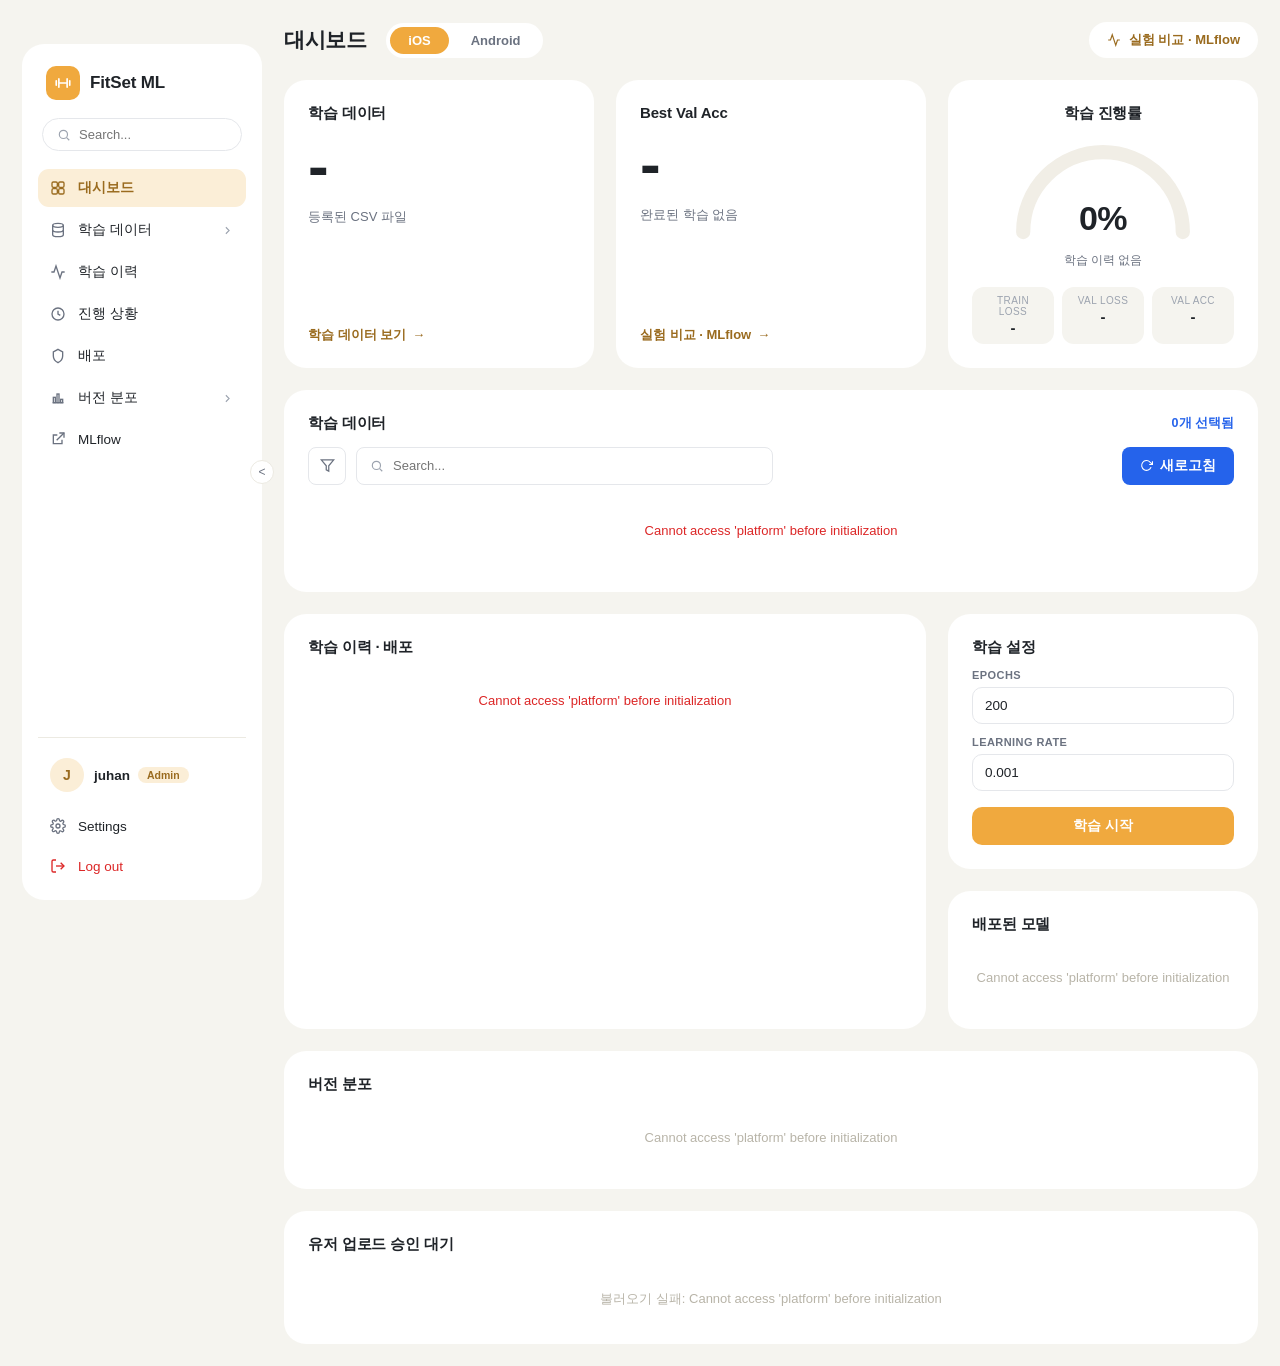
<file: static/index.html>
<!DOCTYPE html>
<html lang="ko">
<head>
  <meta charset="UTF-8" />
  <meta name="viewport" content="width=device-width, initial-scale=1.0" />
  <title>FitSet ML Dashboard</title>
  <style>
    * { box-sizing: border-box; margin: 0; padding: 0; }
    :root {
      --bg: #F5F4EF;            /* 크림 배경 (관리자 레이아웃 스펙) */
      --card: #ffffff;
      --line: #ECEAE2;
      --orange: #F0A93E;        /* 포인트 컬러 */
      --orange-deep: #9A6B1F;   /* 링크·강조 텍스트 */
      --orange-soft: #FBEED7;   /* 연오렌지 배경 */
      --blue: #2563EB;          /* 데이터 테이블 카드 프라이머리 (테이블 스펙) */
      --ink: #1F2328;
      --gray: #6B7280;
      --gray-light: #9CA3AF;
      --tline: #E5E7EB;         /* 테이블 구분선 */
      --green: #16A34A;
      --red: #DC2626;
    }
    body {
      font-family: "Inter", -apple-system, BlinkMacSystemFont, "Segoe UI", sans-serif;
      background: var(--bg); color: var(--ink); min-height: 100vh;
    }
    button { font-family: inherit; }

    /* ── 셸: 사이드바 + 메인 ── */
    #appView { display: block; }
    .shell { display: flex; min-height: 100vh; gap: 22px; padding: 22px; max-width: 1560px; margin: 0 auto; }

    /* ── 사이드바 ── */
    aside {
      width: 240px; flex-shrink: 0; background: var(--card); border-radius: 22px;
      display: flex; flex-direction: column; padding: 22px 16px 16px;
      position: sticky; top: 22px; height: calc(100vh - 44px); transition: width .18s;
      position: relative;
    }
    .shell.collapsed aside { width: 76px; }
    .shell.collapsed .side-label, .shell.collapsed .side-search, .shell.collapsed .profile-meta,
    .shell.collapsed .brand-name, .shell.collapsed .nav-chev, .shell.collapsed .role-pill { display: none; }
    .brand { display: flex; align-items: center; gap: 10px; padding: 0 8px 18px; }
    .brand-logo {
      width: 34px; height: 34px; border-radius: 10px; background: var(--orange);
      display: flex; align-items: center; justify-content: center; color: #fff; flex-shrink: 0;
    }
    .brand-logo svg { width: 18px; height: 18px; }
    .brand-name { font-size: 17px; font-weight: 800; letter-spacing: -.01em; }
    .side-search {
      display: flex; align-items: center; gap: 8px; border: 1px solid var(--tline);
      border-radius: 999px; padding: 8px 14px; margin: 0 4px 18px; color: var(--gray-light);
    }
    .side-search svg { width: 14px; height: 14px; flex-shrink: 0; }
    .side-search input { border: none; outline: none; font-size: 13px; width: 100%; background: transparent; color: var(--ink); }
    nav { display: flex; flex-direction: column; gap: 4px; }
    .nav-item {
      display: flex; align-items: center; gap: 12px; padding: 10px 12px; border-radius: 11px;
      font-size: 13.5px; font-weight: 500; color: var(--ink); cursor: pointer; border: none;
      background: transparent; text-align: left; width: 100%; text-decoration: none;
    }
    .nav-item:hover { background: var(--bg); }
    .nav-item.active { background: var(--orange-soft); color: var(--orange-deep); font-weight: 600; }
    .nav-item svg { width: 16px; height: 16px; flex-shrink: 0; color: var(--gray); }
    .nav-item.active svg { color: var(--orange-deep); }
    .nav-chev { margin-left: auto; color: var(--gray-light) !important; width: 13px !important; height: 13px !important; }
    .side-bottom { margin-top: auto; border-top: 1px solid var(--line); padding-top: 12px; display: flex; flex-direction: column; gap: 4px; }
    .profile { display: flex; align-items: center; gap: 10px; padding: 8px 12px 12px; }
    .avatar {
      width: 34px; height: 34px; border-radius: 50%; background: var(--orange-soft);
      color: var(--orange-deep); font-weight: 700; font-size: 14px;
      display: flex; align-items: center; justify-content: center; flex-shrink: 0;
    }
    .profile-meta { display: flex; align-items: center; gap: 8px; min-width: 0; }
    .profile-meta .name { font-size: 13.5px; font-weight: 600; white-space: nowrap; }
    .role-pill { font-size: 10.5px; font-weight: 600; background: var(--orange-soft); color: var(--orange-deep); border-radius: 999px; padding: 2px 9px; }
    .nav-item.logout { color: var(--red); }
    .nav-item.logout svg { color: var(--red); }
    .collapse-btn {
      position: absolute; right: -12px; top: 50%; transform: translateY(-50%);
      width: 24px; height: 24px; border-radius: 50%; border: 1px solid var(--line);
      background: var(--card); color: var(--gray); cursor: pointer; font-size: 12px; line-height: 1;
    }
    .collapse-btn:hover { color: var(--ink); }

    /* ── 메인 ── */
    main { flex: 1; min-width: 0; display: flex; flex-direction: column; gap: 22px; }
    .topbar { display: flex; align-items: center; gap: 16px; }
    .topbar h1 { font-size: 21px; font-weight: 800; letter-spacing: -.02em; margin-right: 4px; }
    .platform-tabs { display: flex; gap: 4px; background: var(--card); border-radius: 999px; padding: 4px; }
    .platform-tabs button {
      padding: 6px 18px; border-radius: 999px; border: none; background: transparent;
      color: var(--gray); cursor: pointer; font-size: 13px; font-weight: 600;
    }
    .platform-tabs button.active { background: var(--orange); color: #fff; }
    .mlflow-btn {
      margin-left: auto; display: flex; align-items: center; gap: 8px; padding: 9px 18px;
      border-radius: 999px; background: var(--card); color: var(--orange-deep);
      font-size: 13px; font-weight: 600; text-decoration: none;
    }
    .mlflow-btn:hover { background: #fffdf8; }
    .mlflow-btn svg { width: 14px; height: 14px; flex-shrink: 0; }

    .grid { display: grid; grid-template-columns: repeat(3, 1fr); gap: 22px; }
    .card { background: var(--card); border-radius: 22px; padding: 24px; min-width: 0; }
    .card h2 { font-size: 15px; font-weight: 700; letter-spacing: -.01em; }
    .card-head { display: flex; align-items: center; justify-content: space-between; margin-bottom: 16px; }
    .orange-link {
      display: inline-flex; align-items: center; gap: 6px; color: var(--orange-deep);
      font-size: 13px; font-weight: 600; text-decoration: none; margin-top: auto; cursor: pointer;
      background: none; border: none; padding: 0;
    }
    .orange-link:hover { text-decoration: underline; }
    .empty { color: #B8B4A8; font-size: 13px; text-align: center; padding: 20px 0; }

    /* ── KPI 카드 ── */
    .kpi { display: flex; flex-direction: column; gap: 10px; min-height: 210px; }
    .kpi .big {
      font-size: 62px; font-weight: 800; letter-spacing: -.03em; line-height: 1.05;
      display: flex; align-items: baseline; gap: 10px;
    }
    .kpi .big .arrow-up { color: var(--green); }
    .kpi .big .arrow-up svg { width: 26px; height: 26px; }
    .kpi .sub { font-size: 13px; color: var(--gray); }
    .kpi.center { align-items: center; text-align: center; }
    .gauge-wrap { position: relative; width: 190px; margin: 4px auto 0; }
    .gauge-wrap svg { display: block; width: 100%; }
    .gauge-num {
      position: absolute; left: 0; right: 0; bottom: 4px; font-size: 34px; font-weight: 800; letter-spacing: -.02em;
    }
    .gauge-status { font-size: 12px; color: var(--gray); min-height: 16px; }
    .metrics-grid { display: grid; grid-template-columns: repeat(3, 1fr); gap: 8px; width: 100%; margin-top: 8px; }
    .metric-box { background: var(--bg); border-radius: 12px; padding: 8px 10px; text-align: center; }
    .metric-box .lbl { font-size: 10px; color: var(--gray-light); text-transform: uppercase; letter-spacing: .04em; }
    .metric-box .val { font-size: 15px; font-weight: 700; margin-top: 2px; }

    /* ── 데이터 테이블 카드 (테이블 스펙: 회백/블루 계열) ── */
    .table-card { grid-column: 1 / -1; padding: 24px 24px 16px; }
    .table-toolbar { display: flex; align-items: center; gap: 10px; margin-bottom: 18px; }
    .icon-btn {
      width: 38px; height: 38px; border-radius: 8px; border: 1px solid var(--tline);
      background: #fff; color: var(--gray); cursor: pointer;
      display: flex; align-items: center; justify-content: center; flex-shrink: 0;
    }
    .icon-btn:hover { border-color: var(--gray-light); color: var(--ink); }
    .icon-btn svg { width: 15px; height: 15px; }
    .search-box {
      display: flex; align-items: center; gap: 9px; border: 1px solid var(--tline);
      border-radius: 8px; padding: 0 13px; height: 38px; width: 500px; max-width: 45%;
      color: var(--gray-light); background: #fff;
    }
    .search-box svg { width: 14px; height: 14px; flex-shrink: 0; }
    .search-box input { border: none; outline: none; font-size: 13px; width: 100%; color: var(--ink); background: transparent; }
    .class-filter {
      height: 38px; padding: 0 12px; background: #fff; border: 1px solid var(--tline);
      border-radius: 8px; color: var(--ink); font-size: 13px; outline: none; display: none;
    }
    .class-filter.open { display: block; }
    .select-count { font-size: 12.5px; color: var(--blue); font-weight: 600; margin-left: 4px; }
    .btn-blue {
      margin-left: auto; height: 38px; padding: 0 18px; border-radius: 8px; border: none;
      background: var(--blue); color: #fff; font-size: 13.5px; font-weight: 600; cursor: pointer;
      display: flex; align-items: center; gap: 7px;
    }
    .btn-blue:hover { background: #1D4ED8; }

    .table-wrap { position: relative; overflow-x: auto; }
    .data-table { width: 100%; border-collapse: collapse; }
    .data-table thead th {
      font-size: 12px; color: var(--gray); font-weight: 600; text-transform: uppercase;
      letter-spacing: .05em; text-align: left; padding: 10px 12px; border-bottom: 1px solid var(--tline);
      white-space: nowrap; user-select: none;
    }
    .data-table thead th.sortable { cursor: pointer; }
    .data-table thead th.sortable:hover { color: var(--ink); }
    .sort-ic { display: inline-block; margin-left: 4px; color: var(--gray-light); font-size: 10px; }
    th.sorted .sort-ic { color: var(--blue); }
    .data-table tbody td { padding: 20px 12px; border-bottom: 1px solid var(--tline); vertical-align: middle; }
    .data-table tbody tr { transition: background .1s; cursor: pointer; }
    .data-table tbody tr:hover { background: #F9FAFB; }
    .data-table tbody tr.selected { background: #EFF6FF; }
    .data-table input[type=checkbox] {
      appearance: none; width: 18px; height: 18px; border: 1.5px solid #D1D5DB; border-radius: 50%;
      cursor: pointer; position: relative; vertical-align: middle; background: #fff; flex-shrink: 0;
    }
    .data-table input[type=checkbox]:checked { background: var(--blue); border-color: var(--blue); }
    .data-table input[type=checkbox]:checked::after {
      content: ""; position: absolute; left: 5.5px; top: 2.5px; width: 4px; height: 8px;
      border: solid #fff; border-width: 0 2px 2px 0; transform: rotate(45deg);
    }
    .row-num { color: var(--gray-light); font-size: 13px; }
    .cell-name .nm { font-weight: 600; font-size: 14px; color: var(--ink); }
    .cell-name .id { font-size: 12px; color: var(--gray-light); margin-top: 3px; }
    .cell-desc { color: var(--gray); font-size: 13px; max-width: 260px;
      display: -webkit-box; -webkit-line-clamp: 2; -webkit-box-orient: vertical; overflow: hidden; }
    .pill { display: inline-block; font-size: 12px; font-weight: 600; border-radius: 999px; padding: 5px 12px; white-space: nowrap; }
    .pill.class  { background: #EDE9FE; color: #7C3AED; }   /* 종목: 연보라/보라 */
    .pill.trained{ background: #DCFCE7; color: #15803D; }   /* 학습됨: 연녹/녹 */
    .pill.idle   { background: #F3F4F6; color: #6B7280; }   /* 미학습: 연회/회 */
    .pill.pending{ background: #FCE7F3; color: #DC2626; }   /* 업로드 대기: 연분홍/빨강 */
    .cell-right { text-align: right; }
    .cell-right .v { font-size: 14px; font-weight: 500; }
    .cell-right .u { font-size: 11.5px; color: var(--gray-light); margin-top: 3px; }
    .stats-btn {
      width: 30px; height: 30px; border-radius: 8px; border: 1px solid var(--tline);
      background: #fff; color: var(--gray); cursor: pointer;
      display: inline-flex; align-items: center; justify-content: center;
    }
    .stats-btn:hover { border-color: var(--blue); color: var(--blue); }
    .stats-btn svg { width: 13px; height: 13px; }
    .table-fade {
      position: absolute; left: 0; right: 0; bottom: 0; height: 64px; pointer-events: none;
      background: linear-gradient(to bottom, rgba(255,255,255,0), #fff); display: none;
    }
    .table-fade.visible { display: block; }

    /* 페이지네이션 바 */
    .pagi { display: flex; align-items: center; gap: 14px; padding: 14px 4px 4px; font-size: 13px; color: var(--gray); }
    .pagi .range { margin-right: auto; }
    .pagi select {
      border: 1px solid var(--tline); border-radius: 8px; padding: 6px 8px; font-size: 13px;
      color: var(--ink); background: #fff; outline: none;
    }
    .pagi .pg-btn {
      width: 34px; height: 34px; border-radius: 8px; border: 1px solid var(--tline); background: #fff;
      color: var(--gray); cursor: pointer; font-size: 14px;
    }
    .pagi .pg-btn:hover:not(:disabled) { border-color: var(--gray-light); color: var(--ink); }
    .pagi .pg-btn:disabled { opacity: .35; cursor: default; }

    /* ── 학습 이력 ── */
    .runs-card { grid-column: 1 / 3; }
    .runs-table { width: 100%; border-collapse: collapse; font-size: 13px; }
    .runs-table th {
      text-align: left; color: var(--gray); font-weight: 600; padding: 9px 10px;
      border-bottom: 1px solid var(--tline); text-transform: uppercase; font-size: 11px; letter-spacing: .05em;
    }
    .runs-table td { padding: 12px 10px; border-bottom: 1px solid #F3F2EC; white-space: nowrap; }
    .runs-table tr:hover td { background: #FCFBF7; }
    .btn-deploy-row {
      padding: 4px 12px; font-size: 12px; border-radius: 999px; border: 1px solid var(--orange);
      background: transparent; color: var(--orange-deep); cursor: pointer; font-weight: 600;
    }
    .btn-deploy-row:hover { background: var(--orange-soft); }
    .pill.deployed { background: var(--orange-soft); color: var(--orange-deep); }
    .pill.best { background: #FEF3C7; color: #B45309; }
    .pill.failed { background: #FEE2E2; color: #DC2626; }

    /* ── 우측 스택: 학습 설정 / 배포된 모델 ── */
    .side-stack { display: flex; flex-direction: column; gap: 22px; }
    .form-group { display: flex; flex-direction: column; gap: 6px; }
    .form-group label { font-size: 11px; color: var(--gray); text-transform: uppercase; letter-spacing: .04em; font-weight: 600; }
    .form-group input {
      padding: 10px 12px; background: #fff; border: 1px solid var(--tline); border-radius: 10px;
      color: var(--ink); font-size: 13.5px; outline: none;
    }
    .form-group input:focus { border-color: var(--orange); }
    .btn {
      padding: 10px 16px; border-radius: 10px; border: none; cursor: pointer;
      font-size: 13.5px; font-weight: 600; transition: opacity .12s;
    }
    .btn:disabled { opacity: .35; cursor: default; }
    .btn-primary { background: var(--orange); color: #fff; }
    .btn-primary:hover:not(:disabled) { filter: brightness(.96); }
    .btn-secondary { background: #fff; border: 1px solid var(--tline); color: var(--gray); }
    .btn-secondary:hover:not(:disabled) { border-color: var(--gray-light); color: var(--ink); }
    .deployed-version { font-size: 34px; font-weight: 800; color: var(--orange-deep); letter-spacing: -.02em; }
    .deployed-url { font-size: 11px; color: var(--gray-light); word-break: break-all; margin-top: 6px; }

    /* ── 버전 분포: 오렌지 그라데이션 가로 막대 랭킹 ── */
    .version-card { grid-column: 1 / -1; }
    .dist-row { display: flex; align-items: center; gap: 12px; margin-bottom: 10px; }
    .dist-bar {
      height: 34px; border-radius: 9px; background: linear-gradient(90deg, #F0A93E, #F7CE85);
      display: flex; align-items: center; padding: 0 12px; min-width: 64px;
      color: #6b4a12; font-weight: 700; font-size: 12.5px; white-space: nowrap;
    }
    .dist-bar.latest { background: linear-gradient(90deg, #E08F13, #F0A93E); color: #fff; }
    .dist-num { color: var(--gray); font-size: 12.5px; white-space: nowrap; }
    .dist-caption { font-size: 12px; color: var(--gray-light); margin-top: 12px; }

    /* ── 파일 통계 모달 ── */
    .modal-backdrop { display: none; position: fixed; inset: 0; background: rgba(31,35,40,.4); z-index: 50; align-items: center; justify-content: center; }
    .modal-backdrop.visible { display: flex; }
    .modal {
      background: var(--card); border-radius: 20px; width: 500px; max-width: calc(100vw - 40px);
      max-height: calc(100vh - 80px); overflow-y: auto; padding: 26px;
    }
    .modal-head { display: flex; align-items: flex-start; gap: 10px; margin-bottom: 4px; }
    .modal-head h3 { font-size: 15px; font-weight: 700; word-break: break-all; flex: 1; }
    .modal-close { background: none; border: none; color: var(--gray-light); font-size: 18px; cursor: pointer; line-height: 1; padding: 2px; }
    .modal-close:hover { color: var(--ink); }
    .modal-sub { font-size: 12px; color: var(--gray); margin-bottom: 16px; }
    .modal-sub .warn { color: #B45309; }
    .stats-table { width: 100%; border-collapse: collapse; font-size: 13px; }
    .stats-table th {
      text-align: right; color: var(--gray); font-weight: 600; padding: 8px; border-bottom: 1px solid var(--tline);
      text-transform: uppercase; font-size: 10.5px; letter-spacing: .05em;
    }
    .stats-table th:first-child, .stats-table td:first-child { text-align: left; }
    .stats-table td { padding: 8px; border-bottom: 1px solid #F3F2EC; text-align: right; font-variant-numeric: tabular-nums; }
    .stats-table td:first-child { font-weight: 600; }
  </style>
</head>
<body>

<!-- 메인 앱 — 접근 제어는 서버 Basic 인증(브라우저 팝업)이 담당, 클라 잠금 화면은 폐기 -->
<div id="appView">
<div class="shell" id="shell">

  <!-- 사이드바 -->
  <aside>
    <div class="brand">
      <div class="brand-logo">
        <svg viewBox="0 0 24 24" fill="none" stroke="currentColor" stroke-width="2.2" stroke-linecap="round"><path d="M6.5 6.5v11M17.5 6.5v11M3 9v6M21 9v6M6.5 12h11"/></svg>
      </div>
      <span class="brand-name">FitSet ML</span>
    </div>
    <div class="side-search">
      <svg viewBox="0 0 24 24" fill="none" stroke="currentColor" stroke-width="2"><circle cx="11" cy="11" r="7"/><line x1="21" y1="21" x2="16.5" y2="16.5"/></svg>
      <input placeholder="Search..." oninput="sideSearch(this.value)" />
    </div>
    <nav>
      <a class="nav-item active" href="#" onclick="navTo(event, this, 'top')">
        <svg viewBox="0 0 24 24" fill="none" stroke="currentColor" stroke-width="2"><rect x="3" y="3" width="8" height="8" rx="2"/><rect x="13" y="3" width="8" height="8" rx="2"/><rect x="3" y="13" width="8" height="8" rx="2"/><rect x="13" y="13" width="8" height="8" rx="2"/></svg>
        <span class="side-label">대시보드</span>
      </a>
      <a class="nav-item" href="#" onclick="navTo(event, this, 'dataSection')">
        <svg viewBox="0 0 24 24" fill="none" stroke="currentColor" stroke-width="2"><ellipse cx="12" cy="5" rx="8" ry="3"/><path d="M4 5v14c0 1.7 3.6 3 8 3s8-1.3 8-3V5"/><path d="M4 12c0 1.7 3.6 3 8 3s8-1.3 8-3"/></svg>
        <span class="side-label">학습 데이터</span>
        <svg class="nav-chev" viewBox="0 0 24 24" fill="none" stroke="currentColor" stroke-width="2"><polyline points="9 6 15 12 9 18"/></svg>
      </a>
      <a class="nav-item" href="#" onclick="navTo(event, this, 'runsSection')">
        <svg viewBox="0 0 24 24" fill="none" stroke="currentColor" stroke-width="2"><polyline points="22 12 18 12 15 21 9 3 6 12 2 12"/></svg>
        <span class="side-label">학습 이력</span>
      </a>
      <a class="nav-item" href="#" onclick="navTo(event, this, 'progressCard')">
        <svg viewBox="0 0 24 24" fill="none" stroke="currentColor" stroke-width="2"><circle cx="12" cy="12" r="9"/><polyline points="12 7 12 12 15.5 14"/></svg>
        <span class="side-label">진행 상황</span>
      </a>
      <a class="nav-item" href="#" onclick="navTo(event, this, 'deploySection')">
        <svg viewBox="0 0 24 24" fill="none" stroke="currentColor" stroke-width="2"><path d="M12 2 19 6v6c0 5-3 8-7 10-4-2-7-5-7-10V6z"/></svg>
        <span class="side-label">배포</span>
      </a>
      <a class="nav-item" href="#" onclick="navTo(event, this, 'versionSection')">
        <svg viewBox="0 0 24 24" fill="none" stroke="currentColor" stroke-width="2"><line x1="4" y1="19" x2="20" y2="19"/><rect x="5" y="11" width="3" height="8"/><rect x="10.5" y="6" width="3" height="13"/><rect x="16" y="14" width="3" height="5"/></svg>
        <span class="side-label">버전 분포</span>
        <svg class="nav-chev" viewBox="0 0 24 24" fill="none" stroke="currentColor" stroke-width="2"><polyline points="9 6 15 12 9 18"/></svg>
      </a>
      <a class="nav-item" href="#" id="navMlflow" target="_blank">
        <svg viewBox="0 0 24 24" fill="none" stroke="currentColor" stroke-width="2"><path d="M18 13v6H5V6h6"/><polyline points="14 3 21 3 21 10"/><line x1="10" y1="14" x2="21" y2="3"/></svg>
        <span class="side-label">MLflow</span>
      </a>
    </nav>
    <div class="side-bottom">
      <div class="profile">
        <div class="avatar">J</div>
        <div class="profile-meta">
          <span class="name">juhan</span>
          <span class="role-pill">Admin</span>
        </div>
      </div>
      <a class="nav-item" href="#" onclick="navTo(event, this, 'settingsSection')">
        <svg viewBox="0 0 24 24" fill="none" stroke="currentColor" stroke-width="2"><circle cx="12" cy="12" r="3"/><path d="M19.4 15a1.7 1.7 0 0 0 .3 1.9l.1.1a2 2 0 1 1-2.8 2.8l-.1-.1a1.7 1.7 0 0 0-1.9-.3 1.7 1.7 0 0 0-1 1.5V21a2 2 0 1 1-4 0v-.1a1.7 1.7 0 0 0-1-1.6 1.7 1.7 0 0 0-1.9.3l-.1.1a2 2 0 1 1-2.8-2.8l.1-.1a1.7 1.7 0 0 0 .3-1.9 1.7 1.7 0 0 0-1.5-1H3a2 2 0 1 1 0-4h.1a1.7 1.7 0 0 0 1.6-1 1.7 1.7 0 0 0-.3-1.9l-.1-.1a2 2 0 1 1 2.8-2.8l.1.1a1.7 1.7 0 0 0 1.9.3h0a1.7 1.7 0 0 0 1-1.5V3a2 2 0 1 1 4 0v.1a1.7 1.7 0 0 0 1 1.5 1.7 1.7 0 0 0 1.9-.3l.1-.1a2 2 0 1 1 2.8 2.8l-.1.1a1.7 1.7 0 0 0-.3 1.9v0a1.7 1.7 0 0 0 1.5 1H21a2 2 0 1 1 0 4h-.1a1.7 1.7 0 0 0-1.5 1z"/></svg>
        <span class="side-label">Settings</span>
      </a>
      <button class="nav-item logout" onclick="location.reload()">
        <svg viewBox="0 0 24 24" fill="none" stroke="currentColor" stroke-width="2"><path d="M9 21H5a2 2 0 0 1-2-2V5a2 2 0 0 1 2-2h4"/><polyline points="16 17 21 12 16 7"/><line x1="21" y1="12" x2="9" y2="12"/></svg>
        <span class="side-label">Log out</span>
      </button>
    </div>
    <button class="collapse-btn" onclick="toggleSidebar()" id="collapseBtn">&lt;</button>
  </aside>

  <!-- 메인 -->
  <main id="top">
    <div class="topbar">
      <h1>대시보드</h1>
      <div class="platform-tabs">
        <button class="active" onclick="setPlatform('ios')">iOS</button>
        <button onclick="setPlatform('android')">Android</button>
      </div>
      <a class="mlflow-btn" id="mlflowHomeBtn" href="#" target="_blank">
        <svg viewBox="0 0 24 24" fill="none" stroke="currentColor" stroke-width="2"><polyline points="22 12 18 12 15 21 9 3 6 12 2 12"/></svg>
        실험 비교 · MLflow
      </a>
    </div>

    <div class="grid">

      <!-- 1행: KPI ─────────────────────────────────────── -->
      <section class="card kpi">
        <h2>학습 데이터</h2>
        <div class="big" id="kpiFileCount">-</div>
        <div class="sub" id="kpiFileSub">등록된 CSV 파일</div>
        <button class="orange-link" onclick="document.getElementById('dataSection').scrollIntoView({behavior:'smooth'})">학습 데이터 보기 <span>&rarr;</span></button>
      </section>

      <section class="card kpi">
        <h2>Best Val Acc</h2>
        <div class="big"><span id="kpiBestAcc">-</span>
          <span class="arrow-up" id="kpiAccArrow" style="display:none">
            <svg viewBox="0 0 24 24" fill="none" stroke="currentColor" stroke-width="2.5"><line x1="12" y1="19" x2="12" y2="5"/><polyline points="5 12 12 5 19 12"/></svg>
          </span>
        </div>
        <div class="sub" id="kpiAccSub">완료된 학습 없음</div>
        <a class="orange-link" id="kpiMlflowLink" href="#" target="_blank">실험 비교 · MLflow <span>&rarr;</span></a>
      </section>

      <!-- 진행 상황: 반원 게이지 -->
      <section class="card kpi center" id="progressCard">
        <h2>학습 진행률</h2>
        <div class="gauge-wrap">
          <svg viewBox="0 0 200 110">
            <path d="M 16 100 A 84 84 0 0 1 184 100" fill="none" stroke="#F1EEE6" stroke-width="15" stroke-linecap="round"/>
            <path d="M 16 100 A 84 84 0 0 1 184 100" fill="none" stroke="#F0A93E" stroke-width="15" stroke-linecap="round"
                  id="gaugeFill" stroke-dasharray="264" stroke-dashoffset="264"/>
          </svg>
          <div class="gauge-num" id="gaugeNum">0%</div>
        </div>
        <div class="gauge-status" id="progressLabel">학습 이력 없음</div>
        <div class="metrics-grid" id="metricsGrid">
          <div class="metric-box"><div class="lbl">Train Loss</div><div class="val">-</div></div>
          <div class="metric-box"><div class="lbl">Val Loss</div><div class="val">-</div></div>
          <div class="metric-box"><div class="lbl">Val Acc</div><div class="val">-</div></div>
        </div>
        <a class="orange-link" id="mlflowRunLink" href="#" target="_blank" style="display:none">MLflow에서 이 run 보기 <span>&rarr;</span></a>
      </section>

      <!-- 2행: 학습 데이터 테이블 (테이블 카드 스펙) ─────── -->
      <section class="card table-card" id="dataSection">
        <div class="card-head" style="margin-bottom:14px">
          <h2>학습 데이터</h2>
          <span class="select-count" id="selectCount">0개 선택됨</span>
        </div>
        <div class="table-toolbar">
          <button class="icon-btn" title="종목 필터" onclick="toggleClassFilter()">
            <svg viewBox="0 0 24 24" fill="none" stroke="currentColor" stroke-width="2"><polygon points="22 3 2 3 10 12.5 10 19 14 21 14 12.5 22 3"/></svg>
          </button>
          <select class="class-filter" id="classFilter" onchange="filterChanged()">
            <option value="">전체 종목</option>
          </select>
          <div class="search-box">
            <svg viewBox="0 0 24 24" fill="none" stroke="currentColor" stroke-width="2"><circle cx="11" cy="11" r="7"/><line x1="21" y1="21" x2="16.5" y2="16.5"/></svg>
            <input id="searchInput" placeholder="Search..." oninput="filterChanged()" />
          </div>
          <button class="btn-blue" onclick="loadFiles()">
            <svg viewBox="0 0 24 24" fill="none" stroke="currentColor" stroke-width="2" style="width:13px;height:13px"><polyline points="23 4 23 10 17 10"/><path d="M20.5 15a9 9 0 1 1-2-9.4L23 10"/></svg>
            새로고침
          </button>
        </div>
        <div class="table-wrap">
          <div id="fileList"><p class="empty">로딩 중...</p></div>
          <div class="table-fade" id="tableFade"></div>
        </div>
        <div class="pagi" id="pagiBar"></div>
      </section>

      <!-- 3행: 학습 이력(넓게) + 설정/배포 스택 ─────────── -->
      <section class="card runs-card" id="runsSection">
        <div class="card-head"><h2>학습 이력 · 배포</h2></div>
        <div style="overflow-x:auto" id="runsBox"><p class="empty">로딩 중...</p></div>
      </section>

      <div class="side-stack">
        <section class="card" id="settingsSection" style="display:flex;flex-direction:column;gap:12px">
          <h2>학습 설정</h2>
          <div class="form-group">
            <label>Epochs</label>
            <input type="number" id="epochs" value="200" min="1" max="1000" />
          </div>
          <div class="form-group">
            <label>Learning Rate</label>
            <input type="text" id="lr" value="0.001" />
          </div>
          <div style="display:flex;gap:8px;margin-top:4px">
            <button class="btn btn-primary" id="trainBtn" onclick="startTrain()" style="flex:1">학습 시작</button>
          </div>
        </section>

        <section class="card" id="deploySection">
          <div class="card-head"><h2>배포된 모델</h2></div>
          <div id="modelInfo"><p class="empty">로딩 중...</p></div>
          <button class="btn btn-primary" id="deployBtn" onclick="deployModel()" style="width:100%;margin-top:14px;display:none">이 버전 배포</button>
        </section>
      </div>

      <!-- 4행: 버전 분포(가로 막대 랭킹) ─────────────────── -->
      <section class="card version-card" id="versionSection">
        <div class="card-head"><h2>버전 분포</h2></div>
        <div id="versionStats"><p class="empty">로딩 중...</p></div>
      </section>

      <!-- 5행: 유저 업로드 승인 대기 — 승인/반려는 서버 구현 중(501) ── -->
      <section class="card table-card" id="uploadsSection">
        <div class="card-head"><h2>유저 업로드 승인 대기</h2></div>
        <div id="uploadsList"><p class="empty">로딩 중...</p></div>
      </section>

    </div>
  </main>
</div>
</div>

<!-- 파일 통계 모달 -->
<div class="modal-backdrop" id="statsModal" onclick="if(event.target===this)closeStats()">
  <div class="modal">
    <div class="modal-head">
      <h3 id="statsTitle"></h3>
      <button class="modal-close" onclick="closeStats()">✕</button>
    </div>
    <div class="modal-sub" id="statsSub"></div>
    <div id="statsBody"></div>
  </div>
</div>

<script>
// 대시보드와 같은 오리진의 /mlflow 경로를 가리킨다. ALB가 이 경로를 MLflow 컨테이너로 넘긴다.
const MLFLOW = location.origin + '/mlflow';
document.getElementById('mlflowHomeBtn').href = MLFLOW + '/';
document.getElementById('navMlflow').href = MLFLOW + '/';
document.getElementById('kpiMlflowLink').href = MLFLOW + '/';
// 서버 Basic 인증(정적 파일 미들웨어)을 통과했으면 바로 로드한다.
// 같은 realm이라 이후 /api/admin/* fetch에도 브라우저가 크리덴셜을 자동으로 실어 보낸다.
loadFiles();
loadModelInfo();
loadRuns();
loadVersionStats();
loadUploads();

// ── 유저 업로드 승인 대기 ──────────────────────────────────────────────
async function loadUploads() {
  const el = document.getElementById('uploadsList');
  try {
    const { data } = await api('GET', '/uploads?status=pending');
    if (!data.uploads.length) { el.innerHTML = '<p class="empty">승인 대기 업로드가 없습니다.</p>'; return; }
    el.innerHTML = '<table class="data-table"><thead><tr>' +
      '<th>파일명</th><th>종목</th><th>유저</th><th>기기</th><th>수집 시각</th><th>업로드</th><th></th>' +
      '</tr></thead><tbody>' + data.uploads.map(u => `<tr>
        <td>${u.filename}</td><td>${u.class}</td><td>${u.userId}</td><td>${u.deviceId}</td>
        <td>${new Date(u.collectedAt).toLocaleString()}</td>
        <td>${u.uploaded ? '완료' : '대기'}</td>
        <td style="white-space:nowrap">
          <button class="btn-deploy-row" onclick="decideUpload('${u.filename}','approve')">승인</button>
          <button class="btn-deploy-row" style="color:#ef4444" onclick="decideUpload('${u.filename}','reject')">반려</button>
        </td></tr>`).join('') + '</tbody></table>';
  } catch (e) {
    el.innerHTML = `<p class="empty">불러오기 실패: ${e.message}</p>`;
  }
}

async function decideUpload(filename, action) {
  try {
    await api('POST', `/uploads/${encodeURIComponent(filename)}/${action}`);
    loadUploads();
  } catch (e) {
    // 승격 처리 서버 로직 구현 전에는 501이 온다 — 상태로 구분해 안내
    alert(e.status === 501 ? '승격 처리는 서버 구현 중입니다 (인터페이스만 준비됨).' : `실패: ${e.message}`);
  }
}

// ── 사이드바 ───────────────────────────────────────────────────────────
function toggleSidebar() {
  const c = document.getElementById('shell').classList.toggle('collapsed');
  document.getElementById('collapseBtn').textContent = c ? '>' : '<';
}
function navTo(event, el, id) {
  event.preventDefault();
  document.querySelectorAll('nav .nav-item').forEach(n => n.classList.remove('active'));
  el.classList.add('active');
  document.getElementById(id).scrollIntoView({ behavior: 'smooth' });
}
function sideSearch(q) {
  // 사이드바 검색 = 테이블 검색과 동일한 상태를 공유
  document.getElementById('searchInput').value = q;
  filterChanged();
  if (q) document.getElementById('dataSection').scrollIntoView({ behavior: 'smooth' });
}

let platform = 'ios';
let selectedFiles = new Set();
let pollTimer = null;
let currentJobId = null;
let lastVersion = null;
let deployedVersion = null;   // 현재 배포 버전 (loadModelInfo가 채움 — 이력 테이블 배지용)
let runsData = [];            // GET /runs 결과 캐시 (배포 버전 갱신 시 재렌더용)
let bestRunId = null;

function setPlatform(p) {
  platform = p;
  document.querySelectorAll('.platform-tabs button').forEach(b =>
    b.classList.toggle('active', b.textContent.toLowerCase() === p));
  selectedFiles.clear();
  page = 1;
  clearPoll();
  loadFiles();
  loadModelInfo();
  loadRuns();
  loadVersionStats();
  loadUploads();
}

async function api(method, path, body) {
  const res = await fetch(`/api/admin/v1/${platform}${path}`, {
    method,
    headers: body ? { 'Content-Type': 'application/json' } : {},
    body: body ? JSON.stringify(body) : undefined,
  });
  const data = await res.json();
  if (!res.ok) {
    // 실패 봉투 {traceId, error: {code, message}} — 상태코드는 err.status로 별도 전달
    const err = new Error(data.error?.message || data.detail || JSON.stringify(data));
    err.status = res.status;
    throw err;
  }
  return data;
}

// ── 학습 데이터 테이블 ─────────────────────────────────────────────────
let allFiles = [];
let page = 1;
let rowsPerPage = 10;
let sortKey = null;      // 'filename' | 'class' | 'collectedAt'
let sortDir = 1;         // 1 asc, -1 desc

async function loadFiles() {
  const el = document.getElementById('fileList');
  el.innerHTML = '<p class="empty">로딩 중...</p>';
  try {
    const { data } = await api('GET', '/data');
    allFiles = data.files;
    rebuildClassFilter();
    renderFiles();
    renderKpis();
  } catch(e) { el.innerHTML = `<p class="empty" style="color:#DC2626">${e.message}</p>`; }
}

// 데이터에 실제로 존재하는 종목으로 필터 옵션을 구성(현재 선택은 유지, 사라진 종목이면 전체로 복귀)
function rebuildClassFilter() {
  const sel = document.getElementById('classFilter');
  const prev = sel.value;
  const classes = [...new Set(allFiles.map(f => f.class))].sort();
  sel.innerHTML = '<option value="">전체 종목</option>' +
    classes.map(c => `<option value="${c}">${c}</option>`).join('');
  sel.value = classes.includes(prev) ? prev : '';
}

function toggleClassFilter() { document.getElementById('classFilter').classList.toggle('open'); }
function filterChanged() { page = 1; renderFiles(); }

// 현재 필터·검색·정렬이 적용된 목록 (페이지네이션 이전)
function visibleFiles() {
  const filter = document.getElementById('classFilter').value;
  const q = document.getElementById('searchInput').value.trim().toLowerCase();
  let files = allFiles
    .filter(f => !filter || f.class === filter)
    .filter(f => !q || f.filename.toLowerCase().includes(q) || (f.deviceId ?? '').toLowerCase().includes(q));
  if (sortKey) {
    files = [...files].sort((a, b) => sortDir * String(a[sortKey] ?? '').localeCompare(String(b[sortKey] ?? '')));
  } else {
    files = [...files].sort((a, b) => a.class.localeCompare(b.class) || a.filename.localeCompare(b.filename));
  }
  return files;
}

function setSort(key) {
  if (sortKey === key) { sortDir = -sortDir; } else { sortKey = key; sortDir = 1; }
  renderFiles();
}

function fmtDate(iso) {
  if (!iso) return '-';
  const d = new Date(iso);
  if (isNaN(d)) return iso;
  return d.toLocaleString('ko-KR', { year: '2-digit', month: '2-digit', day: '2-digit', hour: '2-digit', minute: '2-digit' });
}

function statusPill(f) {
  if (f.uploaded === false) return '<span class="pill pending">업로드 대기</span>';
  if (f.trainedInVersion)   return `<span class="pill trained">${f.trainedInVersion} 학습됨</span>`;
  return '<span class="pill idle">미학습</span>';
}

function sortIc(key) {
  if (sortKey !== key) return '<span class="sort-ic">↕</span>';
  return `<span class="sort-ic">${sortDir === 1 ? '▲' : '▼'}</span>`;
}

function renderFiles() {
  const el = document.getElementById('fileList');
  const files = visibleFiles();
  const pages = Math.max(1, Math.ceil(files.length / rowsPerPage));
  if (page > pages) page = pages;
  const start = (page - 1) * rowsPerPage;
  const slice = files.slice(start, start + rowsPerPage);

  if (!files.length) {
    el.innerHTML = '<p class="empty">CSV 파일이 없습니다</p>';
    document.getElementById('tableFade').classList.remove('visible');
    document.getElementById('pagiBar').innerHTML = '';
    updateSelectCount();
    return;
  }

  el.innerHTML = `
    <table class="data-table">
      <thead><tr>
        <th style="width:36px"><input type="checkbox" id="selectAll" onclick="toggleSelectAll(this.checked)" /></th>
        <th style="width:44px">#</th>
        <th class="sortable ${sortKey==='filename'?'sorted':''}" onclick="setSort('filename')">파일명 ${sortIc('filename')}</th>
        <th class="sortable ${sortKey==='class'?'sorted':''}" onclick="setSort('class')">종목 ${sortIc('class')}</th>
        <th>상태</th>
        <th class="sortable cell-right ${sortKey==='collectedAt'?'sorted':''}" onclick="setSort('collectedAt')" style="text-align:right">수집일시 ${sortIc('collectedAt')}</th>
        <th style="width:52px;text-align:center">통계</th>
      </tr></thead>
      <tbody>
        ${slice.map((f, i) => `
        <tr class="${selectedFiles.has(f.filename) ? 'selected' : ''}" onclick="toggleFile(this,'${f.filename}')">
          <td><input type="checkbox" ${selectedFiles.has(f.filename) ? 'checked' : ''}
                onclick="event.stopPropagation();toggleFile(this.closest('tr'),'${f.filename}')"/></td>
          <td class="row-num">${start + i + 1}</td>
          <td class="cell-name"><div class="nm">${f.filename}</div><div class="id">${f.deviceId ?? '-'}</div></td>
          <td><span class="pill class">${f.class}</span></td>
          <td>${statusPill(f)}</td>
          <td class="cell-right"><div class="v">${fmtDate(f.collectedAt)}</div></td>
          <td style="text-align:center">
            <button class="stats-btn" title="센서 통계 보기" onclick="event.stopPropagation();openStats('${f.filename}')">
              <svg viewBox="0 0 24 24" fill="none" stroke="currentColor" stroke-width="2"><line x1="18" y1="20" x2="18" y2="10"/><line x1="12" y1="20" x2="12" y2="4"/><line x1="6" y1="20" x2="6" y2="14"/></svg>
            </button>
          </td>
        </tr>`).join('')}
      </tbody>
    </table>`;

  // 마지막 페이지가 아니면 아래로 페이드아웃(다음 페이지가 이어지는 느낌)
  document.getElementById('tableFade').classList.toggle('visible', page < pages);

  document.getElementById('pagiBar').innerHTML = `
    <span class="range">${start + 1}-${start + slice.length} of ${files.length}</span>
    <span>Rows per page:</span>
    <select onchange="rowsPerPage=parseInt(this.value);page=1;renderFiles()">
      ${[10, 25, 50].map(n => `<option value="${n}" ${n === rowsPerPage ? 'selected' : ''}>${n}</option>`).join('')}
    </select>
    <button class="pg-btn" onclick="page--;renderFiles()" ${page <= 1 ? 'disabled' : ''}>‹</button>
    <button class="pg-btn" onclick="page++;renderFiles()" ${page >= pages ? 'disabled' : ''}>›</button>
    <span>${page}/${pages}</span>`;

  updateSelectCount();
}

function toggleFile(el, name) {
  if (selectedFiles.has(name)) { selectedFiles.delete(name); el.classList.remove('selected'); el.querySelector('input').checked = false; }
  else { selectedFiles.add(name); el.classList.add('selected'); el.querySelector('input').checked = true; }
  updateSelectCount();
}

// 전체선택: 현재 필터·검색으로 보이는 파일들(모든 페이지)을 선택/해제
// 업로드 대기(uploaded=false)는 S3에 실물이 없어 학습이 400으로 막히므로 제외한다.
function toggleSelectAll(checked) {
  selectableFiles().forEach(f =>
    checked ? selectedFiles.add(f.filename) : selectedFiles.delete(f.filename));
  renderFiles();
}

// 보이는 파일 중 학습에 넣을 수 있는 것만
function selectableFiles() {
  return visibleFiles().filter(f => f.uploaded !== false);
}

function updateSelectCount() {
  document.getElementById('selectCount').textContent = `${selectedFiles.size}개 선택됨`;
  const files = selectableFiles();
  const all = document.getElementById('selectAll');
  if (all) all.checked = files.length > 0 && files.every(f => selectedFiles.has(f.filename));
}

// ── KPI ────────────────────────────────────────────────────────────────
function renderKpis() {
  document.getElementById('kpiFileCount').textContent = allFiles.length;
  const untrained = allFiles.filter(f => !f.trainedInVersion).length;
  document.getElementById('kpiFileSub').textContent = `등록된 CSV 파일 · 미학습 ${untrained}개`;
}

function renderBestAcc() {
  const done = runsData.filter(r => r.status === 'FINISHED' && r.metrics.valAccuracy != null);
  if (!done.length) {
    document.getElementById('kpiBestAcc').textContent = '-';
    document.getElementById('kpiAccArrow').style.display = 'none';
    document.getElementById('kpiAccSub').textContent = '완료된 학습 없음';
    return;
  }
  const best = Math.max(...done.map(r => r.metrics.valAccuracy));
  document.getElementById('kpiBestAcc').textContent = (best * 100).toFixed(1) + '%';
  document.getElementById('kpiAccArrow').style.display = 'inline-flex';
  document.getElementById('kpiAccSub').textContent = `완료된 학습 ${done.length}회 중 최고 검증 정확도`;
}

// ── 학습 ───────────────────────────────────────────────────────────────
async function startTrain() {
  if (!selectedFiles.size) { alert('파일을 1개 이상 선택하세요'); return; }
  const btn = document.getElementById('trainBtn');
  btn.disabled = true;
  try {
    const { data } = await api('POST', '/train', {
      files: [...selectedFiles],
      epochs: parseInt(document.getElementById('epochs').value),
      lr: parseFloat(document.getElementById('lr').value),
    });
    currentJobId = data.jobId;
    lastVersion = data.version;
    showProgress(data.version, data.totalEpochs);
    pollStatus();
  } catch(e) { alert(e.message); btn.disabled = false; }
}

const GAUGE_LEN = 264;   // 반원 호 길이 (stroke-dasharray 기준)
function setGauge(pct) {
  document.getElementById('gaugeFill').setAttribute('stroke-dashoffset', GAUGE_LEN * (1 - pct / 100));
  document.getElementById('gaugeNum').textContent = pct + '%';
}

function showProgress(version, total) {
  setGauge(0);
  document.getElementById('progressLabel').innerHTML = `<b>${version}</b> 학습 중...`;
  document.getElementById('metricsGrid').innerHTML = [
    ['Train Loss', '-'], ['Val Loss', '-'], ['Val Acc', '-'],
  ].map(([l,v]) => `<div class="metric-box"><div class="lbl">${l}</div><div class="val">${v}</div></div>`).join('');
  document.getElementById('mlflowRunLink').style.display = 'none';
}

function pollStatus() {
  clearPoll();
  pollTimer = setInterval(async () => {
    try {
      const { data } = await api('GET', `/train/status?jobId=${currentJobId}`);
      const { status, experimentId, epoch, totalEpochs, trainLoss, valLoss, valAccuracy } = data;
      const pct = totalEpochs ? Math.round((epoch / totalEpochs) * 100) : 0;
      setGauge(pct);
      document.getElementById('progressLabel').innerHTML =
        `<b>${lastVersion}</b> ${status === 'running' ? `epoch ${epoch}/${totalEpochs}` : status}`;
      document.getElementById('metricsGrid').innerHTML = [
        ['Train Loss', trainLoss?.toFixed(4) ?? '-'],
        ['Val Loss',   valLoss?.toFixed(4)   ?? '-'],
        ['Val Acc',    valAccuracy ? (valAccuracy * 100).toFixed(1) + '%' : '-'],
      ].map(([l,v]) => `<div class="metric-box"><div class="lbl">${l}</div><div class="val">${v}</div></div>`).join('');

      const link = document.getElementById('mlflowRunLink');
      // MLflow 3.x run URL: /#/experiments/{experimentId}/runs/{runId}
      link.href = experimentId
        ? `${MLFLOW}/#/experiments/${experimentId}/runs/${currentJobId}`
        : `${MLFLOW}/#/experiments/0/runs/${currentJobId}`;
      link.style.display = 'inline-flex';

      if (status === 'completed' || status === 'failed') {
        clearPoll();
        document.getElementById('trainBtn').disabled = false;
        loadRuns();
        if (status === 'completed') {
          document.getElementById('deployBtn').dataset.version = lastVersion;
          document.getElementById('deployBtn').style.removeProperty('display');
          loadFiles();
        }
      }
    } catch(e) { console.error(e); }
  }, 3000);
}
function clearPoll() { if (pollTimer) { clearInterval(pollTimer); pollTimer = null; } }

// ── 배포 ───────────────────────────────────────────────────────────────
async function deployModel() {
  deployVersion(document.getElementById('deployBtn').dataset.version);
}

// 이력 테이블·완료 배너 공용 배포 액션 — 과거 버전 재배포(롤백)도 이 경로를 쓴다
async function deployVersion(version) {
  if (!confirm(`${version} 배포하시겠습니까?`)) return;
  try {
    await api('POST', '/deploy', { version });
    alert('배포 완료!');
    loadModelInfo();
    loadRuns();
    loadVersionStats();
  } catch(e) { alert(e.message); }
}

async function loadModelInfo() {
  const el = document.getElementById('modelInfo');
  try {
    const { data } = await api('GET', '/model/latest');
    deployedVersion = data.latestVersion;
    el.innerHTML = `
      <div class="deployed-version">${data.latestVersion}</div>
      <div class="deployed-url">${data.modelUrl}</div>`;
  } catch(e) {
    deployedVersion = null;
    el.innerHTML = `<p class="empty">${e.status === 404 ? '배포된 모델 없음' : e.message}</p>`;
  }
  renderRuns();   // 배포 배지가 최신 배포 버전을 따라가도록 재렌더
}

// ── 파일 통계 모달 ─────────────────────────────────────────────────────
const CHANNEL_UNITS = { ax: 'm/s²', ay: 'm/s²', az: 'm/s²', gx: 'rad/s', gy: 'rad/s', gz: 'rad/s' };

async function openStats(filename) {
  const modal = document.getElementById('statsModal');
  document.getElementById('statsTitle').textContent = filename;
  document.getElementById('statsSub').textContent = '';
  document.getElementById('statsBody').innerHTML = '<p class="empty">로딩 중...</p>';
  modal.classList.add('visible');
  try {
    const { data } = await api('GET', `/data/stats?filename=${encodeURIComponent(filename)}`);
    document.getElementById('statsSub').innerHTML =
      `${data.class} · ${data.durationSeconds}초 · ${data.usedRows.toLocaleString()}/${data.totalRows.toLocaleString()} 샘플 사용 · `
      + (data.trimApplied
          ? `앞뒤 ${data.trimSeconds}초 제외`
          : `<span class="warn">파일이 짧아 전체 구간으로 계산됨</span>`);
    document.getElementById('statsBody').innerHTML = `
      <table class="stats-table">
        <thead><tr><th>채널</th><th>평균</th><th>최소</th><th>최대</th><th>표준편차</th></tr></thead>
        <tbody>
          ${data.channels.map(c => `<tr>
            <td>${c.channel} <span style="color:#9CA3AF;font-weight:400">${CHANNEL_UNITS[c.channel] ?? ''}</span></td>
            <td>${c.mean.toFixed(3)}</td>
            <td>${c.min.toFixed(3)}</td>
            <td>${c.max.toFixed(3)}</td>
            <td>${c.std.toFixed(3)}</td>
          </tr>`).join('')}
        </tbody>
      </table>`;
  } catch(e) {
    document.getElementById('statsBody').innerHTML = `<p class="empty" style="color:#DC2626">${e.message}</p>`;
  }
}

function closeStats() { document.getElementById('statsModal').classList.remove('visible'); }
document.addEventListener('keydown', e => { if (e.key === 'Escape') closeStats(); });

// ── 학습 이력 · 선택 배포 ──────────────────────────────────────────────
async function loadRuns() {
  const el = document.getElementById('runsBox');
  try {
    const { data } = await api('GET', '/runs');
    runsData = data.runs || [];
    bestRunId = data.bestRunId ?? null;
    renderRuns();
    renderBestAcc();
  } catch(e) { el.innerHTML = `<p class="empty" style="color:#DC2626">${e.message}</p>`; }
}

function renderRuns() {
  const el = document.getElementById('runsBox');
  if (!el) return;
  if (!runsData.length) { el.innerHTML = '<p class="empty">학습 이력 없음</p>'; return; }
  el.innerHTML = `
    <table class="runs-table">
      <thead><tr>
        <th>버전</th><th>상태</th><th>Val Acc</th><th>F1</th><th>파일</th><th>시작</th><th>소요</th><th></th>
      </tr></thead>
      <tbody>${runsData.map(r => {
        const acc = r.metrics.valAccuracy != null ? (r.metrics.valAccuracy * 100).toFixed(1) + '%' : '-';
        const f1  = r.metrics.f1Macro != null ? r.metrics.f1Macro.toFixed(3) : '-';
        const started = new Date(r.startTime).toLocaleString('ko-KR', { month: '2-digit', day: '2-digit', hour: '2-digit', minute: '2-digit' });
        const dur = r.duration != null ? `${Math.floor(r.duration / 60)}분 ${r.duration % 60}초` : '-';
        const statusBadge = r.status === 'FAILED' ? '<span class="pill failed">실패</span>'
          : r.status === 'RUNNING' ? '<span class="pill idle">학습 중</span>'
          : '<span class="pill trained">완료</span>';
        // 배포 열: 현재 배포 버전이면 배지, 완료된 run이면 배포 버튼(롤백 포함)
        const action = r.version === deployedVersion ? '<span class="pill deployed">배포됨</span>'
          : r.status === 'FINISHED' ? `<button class="btn-deploy-row" onclick="deployVersion('${r.version}')">배포</button>`
          : '';
        return `<tr>
          <td><b>${r.version}</b>${r.runId === bestRunId ? ' <span class="pill best">BEST</span>' : ''}</td>
          <td>${statusBadge}</td>
          <td>${acc}</td>
          <td>${f1}</td>
          <td>${r.params.numFiles ?? '-'}</td>
          <td style="color:#9CA3AF">${started}</td>
          <td style="color:#9CA3AF">${dur}</td>
          <td>${action}</td>
        </tr>`;
      }).join('')}</tbody>
    </table>`;
}

// ── 버전 분포 (오렌지 가로 막대 랭킹) ──────────────────────────────────
async function loadVersionStats() {
  const el = document.getElementById('versionStats');
  try {
    const { data } = await api('GET', '/model/version-stats');
    if (!data.stats.length) { el.innerHTML = '<p class="empty">최근 24시간 리포트 없음</p>'; return; }
    const maxRatio = Math.max(...data.stats.map(s => s.ratio), 0.0001);
    el.innerHTML = data.stats.map(s => `
      <div class="dist-row">
        <div class="dist-bar ${s.version === data.latestVersion ? 'latest' : ''}"
             style="width:${Math.max(10, Math.round(s.ratio / maxRatio * 78))}%">${s.version}</div>
        <span class="dist-num">${s.count}건 · ${Math.round(s.ratio * 100)}%</span>
      </div>`).join('')
      + `<div class="dist-caption">최근 24시간 폴링 리포트 ${data.totalReports}건 기준 · 진한 막대 = 최신 배포 버전</div>`;
  } catch(e) { el.innerHTML = `<p class="empty">${e.message}</p>`; }
}
</script>
</body>
</html>
</file>
